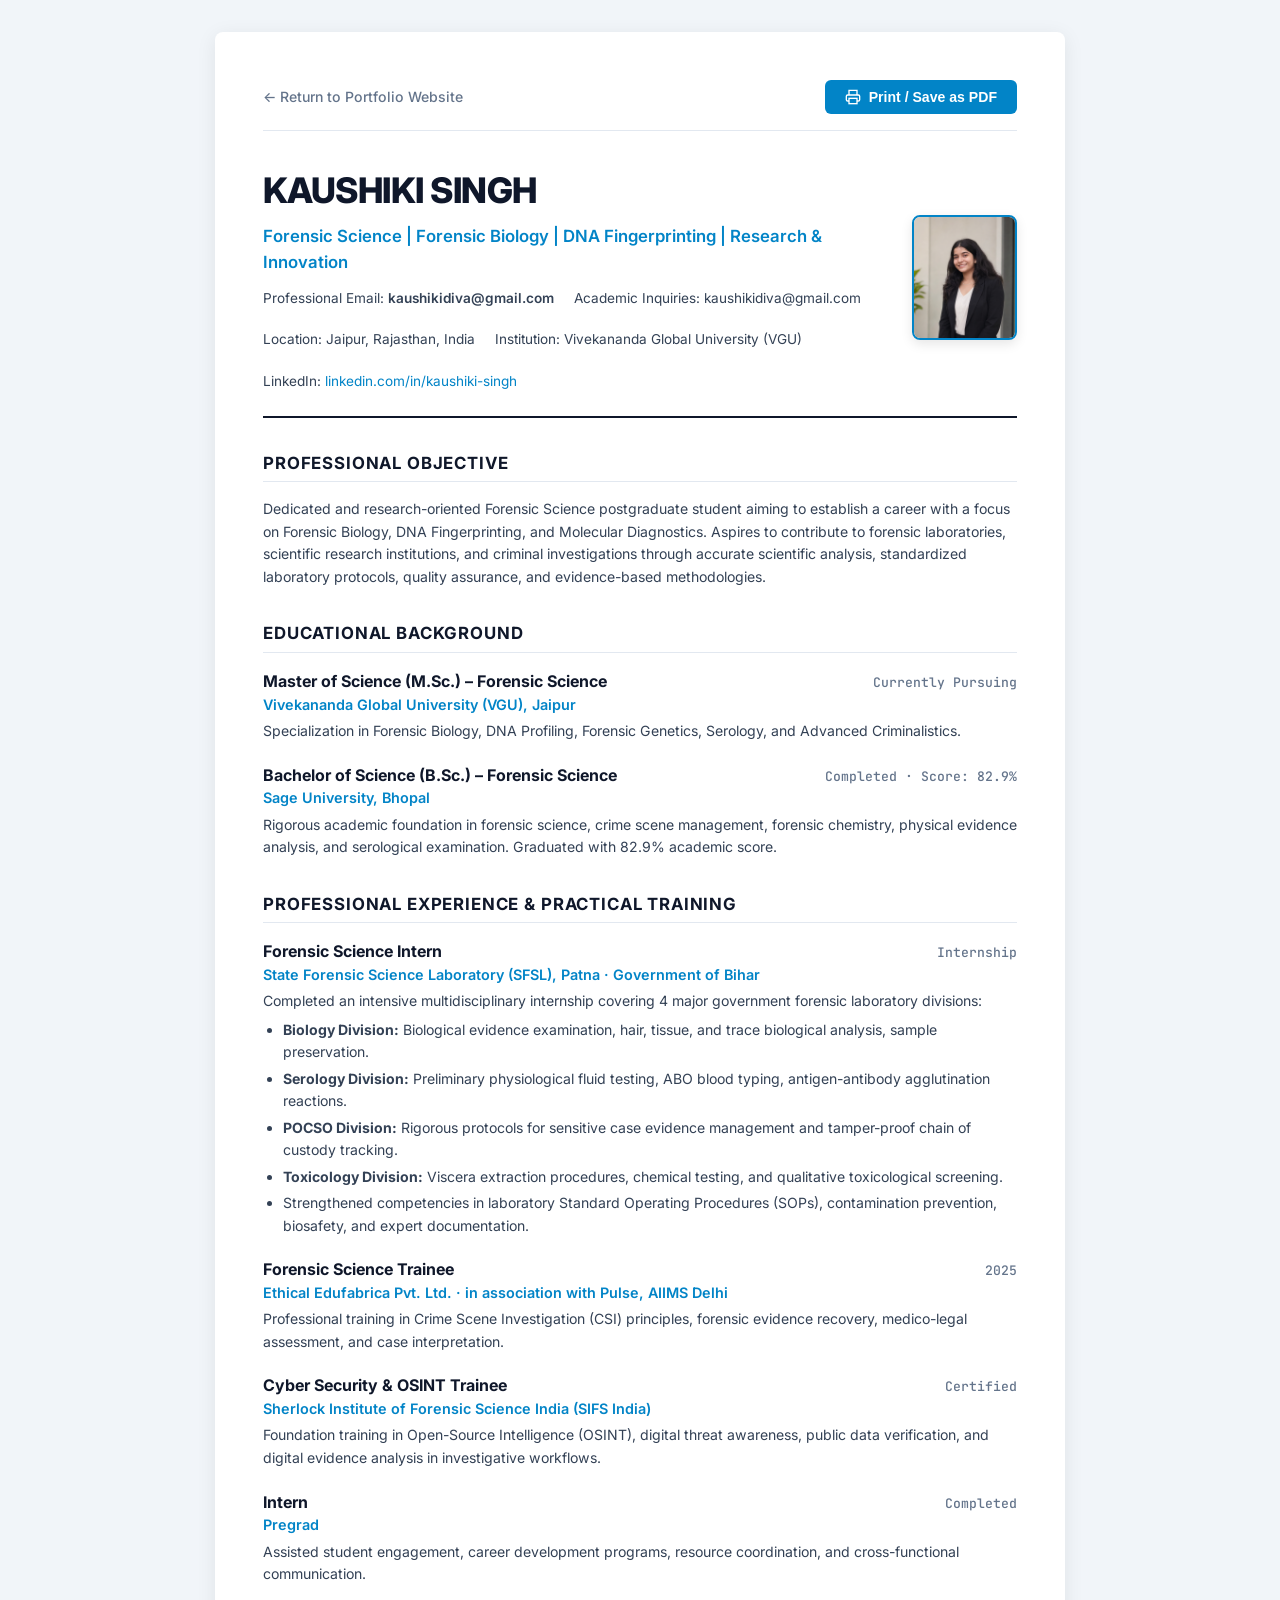
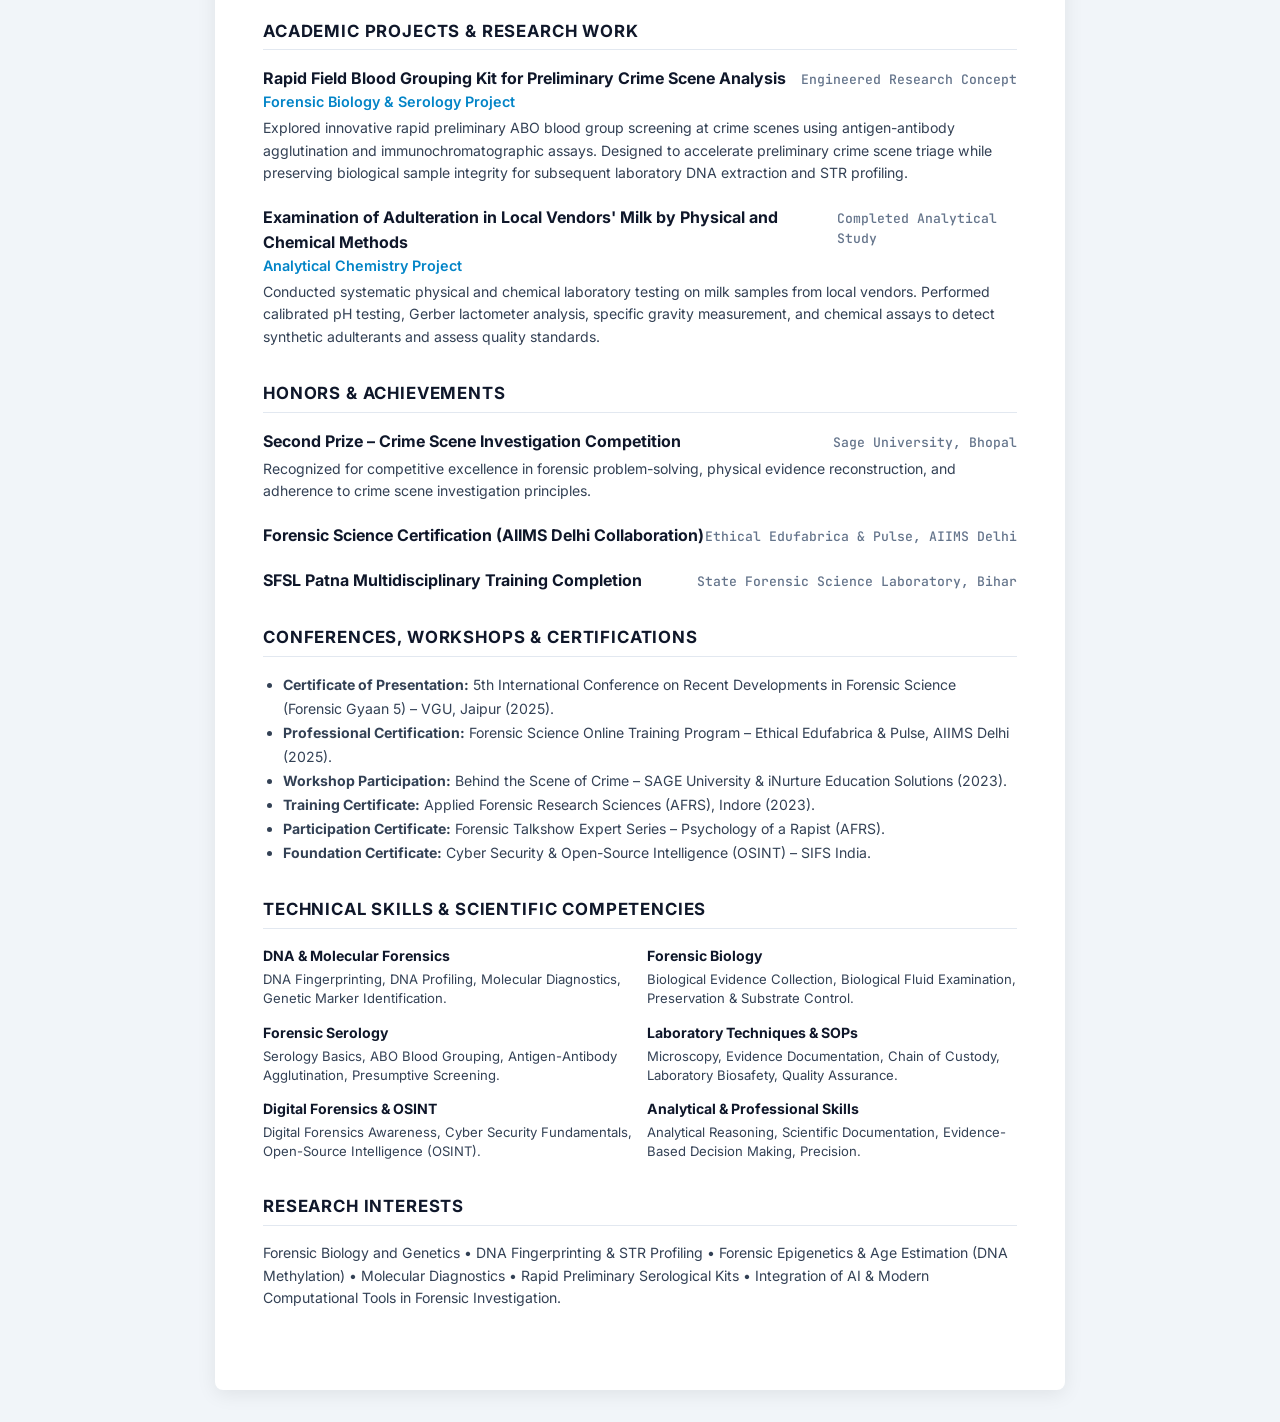
<file: cv.html>
<!DOCTYPE html>
<html lang="en">
<head>
  <meta charset="UTF-8">
  <meta name="viewport" content="width=device-width, initial-scale=1.0">
  <title>Curriculum Vitae - Kaushiki Singh | Forensic Science</title>
  <link rel="preconnect" href="https://fonts.googleapis.com">
  <link rel="preconnect" href="https://fonts.gstatic.com" crossorigin>
  <link href="https://fonts.googleapis.com/css2?family=Inter:wght@300;400;500;600;700;800&family=JetBrains+Mono:wght@400;600&display=swap" rel="stylesheet">
  <style>
    :root {
      --primary: #0f172a;
      --secondary: #334155;
      --muted: #64748b;
      --accent: #0284c7;
      --border: #e2e8f0;
      --bg: #ffffff;
    }

    *, *::before, *::after {
      box-sizing: border-box;
      margin: 0;
      padding: 0;
    }

    body {
      font-family: 'Inter', -apple-system, sans-serif;
      background-color: #f1f5f9;
      color: var(--primary);
      line-height: 1.55;
      padding: 2rem 1rem;
    }

    .cv-container {
      max-width: 850px;
      margin: 0 auto;
      background: var(--bg);
      padding: 3rem;
      border-radius: 8px;
      box-shadow: 0 4px 20px rgba(0, 0, 0, 0.08);
      position: relative;
    }

    .action-bar {
      display: flex;
      justify-content: space-between;
      align-items: center;
      margin-bottom: 2rem;
      padding-bottom: 1rem;
      border-bottom: 1px solid var(--border);
    }

    .btn-print {
      background: var(--accent);
      color: #ffffff;
      border: none;
      padding: 0.55rem 1.25rem;
      border-radius: 6px;
      font-weight: 600;
      font-size: 0.88rem;
      cursor: pointer;
      display: inline-flex;
      align-items: center;
      gap: 0.5rem;
    }

    .btn-print:hover {
      background: #0369a1;
    }

    .btn-back {
      color: var(--muted);
      text-decoration: none;
      font-size: 0.88rem;
      font-weight: 500;
    }

    .btn-back:hover {
      color: var(--primary);
    }

    /* CV Header */
    .cv-header {
      border-bottom: 2px solid var(--primary);
      padding-bottom: 1.5rem;
      margin-bottom: 2rem;
    }

    .cv-name {
      font-size: 2.2rem;
      font-weight: 800;
      letter-spacing: -0.02em;
      color: var(--primary);
      margin-bottom: 0.35rem;
      text-transform: uppercase;
    }

    .cv-tagline {
      font-size: 1.05rem;
      color: var(--accent);
      font-weight: 600;
      margin-bottom: 0.85rem;
    }

    .cv-contacts {
      display: flex;
      flex-wrap: wrap;
      gap: 1.25rem;
      font-size: 0.85rem;
      color: var(--secondary);
    }

    .cv-contacts a {
      color: var(--secondary);
      text-decoration: none;
    }

    .cv-contacts a:hover {
      color: var(--accent);
    }

    /* CV Sections */
    .cv-section {
      margin-bottom: 2rem;
    }

    .cv-section-title {
      font-size: 1.05rem;
      font-weight: 700;
      text-transform: uppercase;
      letter-spacing: 0.05em;
      border-bottom: 1.5px solid var(--border);
      padding-bottom: 0.35rem;
      margin-bottom: 1rem;
      color: var(--primary);
      display: flex;
      align-items: center;
      justify-content: space-between;
    }

    .cv-item {
      margin-bottom: 1.25rem;
    }

    .cv-item-header {
      display: flex;
      justify-content: space-between;
      align-items: baseline;
      margin-bottom: 0.25rem;
    }

    .cv-item-title {
      font-size: 1rem;
      font-weight: 700;
      color: var(--primary);
    }

    .cv-item-org {
      font-size: 0.9rem;
      font-weight: 600;
      color: var(--accent);
    }

    .cv-item-date {
      font-size: 0.82rem;
      font-family: 'JetBrains Mono', monospace;
      color: var(--muted);
      font-weight: 500;
    }

    .cv-item-desc {
      font-size: 0.88rem;
      color: var(--secondary);
      line-height: 1.6;
    }

    .cv-item-desc ul {
      margin-left: 1.25rem;
      margin-top: 0.35rem;
    }

    .cv-item-desc li {
      margin-bottom: 0.25rem;
    }

    /* Skills Grid */
    .skills-cv-grid {
      display: grid;
      grid-template-columns: repeat(2, 1fr);
      gap: 0.85rem;
    }

    .skills-cv-group strong {
      display: block;
      font-size: 0.88rem;
      color: var(--primary);
      margin-bottom: 0.2rem;
    }

    .skills-cv-group p {
      font-size: 0.82rem;
      color: var(--secondary);
      line-height: 1.45;
    }

    /* Print Styles */
    @media print {
      body {
        background: #ffffff;
        padding: 0;
      }
      .cv-container {
        box-shadow: none;
        padding: 0;
        max-width: 100%;
      }
      .action-bar {
        display: none !important;
      }
      .cv-section {
        page-break-inside: avoid;
      }
    }
  </style>
</head>
<body>

  <div class="cv-container">
    <!-- Top Action Bar (Hidden in Print) -->
    <div class="action-bar">
      <a href="index.html" class="btn-back">&larr; Return to Portfolio Website</a>
      <button class="btn-print" onclick="window.print()">
        <svg width="16" height="16" viewBox="0 0 24 24" fill="none" stroke="currentColor" stroke-width="2"><polyline points="6 9 6 2 18 2 18 9"></polyline><path d="M6 18H4a2 2 0 0 1-2-2v-5a2 2 0 0 1 2-2h16a2 2 0 0 1 2 2v5a2 2 0 0 1-2 2h-2"></path><rect x="6" y="14" width="12" height="8"></rect></svg>
        Print / Save as PDF
      </button>
    </div>

    <!-- Header -->
    <header class="cv-header" style="display: flex; gap: 2rem; align-items: center; justify-content: space-between;">
      <div>
        <h1 class="cv-name">Kaushiki Singh</h1>
        <div class="cv-tagline">Forensic Science | Forensic Biology | DNA Fingerprinting | Research &amp; Innovation</div>
        <div class="cv-contacts">
          <span>Professional Email: <a href="mailto:kaushikidiva@gmail.com" style="color: inherit; text-decoration: none; font-weight: 600;">kaushikidiva@gmail.com</a></span>
          <span>Academic Inquiries: <a href="mailto:kaushikidiva@gmail.com" style="color: inherit; text-decoration: none;">kaushikidiva@gmail.com</a></span>
          <span>Location: Jaipur, Rajasthan, India</span>
          <span>Institution: Vivekananda Global University (VGU)</span>
          <span>LinkedIn: <a href="https://www.linkedin.com/in/kaushiki-singh-560336290?utm_source=share_via&amp;utm_content=profile&amp;utm_medium=member_android" target="_blank" rel="noopener noreferrer" style="color: #0284c7; text-decoration: none;">linkedin.com/in/kaushiki-singh</a></span>
        </div>
      </div>
      <img src="assets/images/profile.jpg" alt="Kaushiki Singh" style="width: 105px; height: 125px; object-fit: cover; object-position: center 15%; border-radius: 8px; border: 2px solid #0284c7; box-shadow: 0 4px 12px rgba(0,0,0,0.1); flex-shrink: 0;">
    </header>

    <!-- Professional Objective -->
    <section class="cv-section">
      <h2 class="cv-section-title">Professional Objective</h2>
      <p class="cv-item-desc">
        Dedicated and research-oriented Forensic Science postgraduate student aiming to establish a career with a focus on Forensic Biology, DNA Fingerprinting, and Molecular Diagnostics. Aspires to contribute to forensic laboratories, scientific research institutions, and criminal investigations through accurate scientific analysis, standardized laboratory protocols, quality assurance, and evidence-based methodologies.
      </p>
    </section>

    <!-- Education -->
    <section class="cv-section">
      <h2 class="cv-section-title">Educational Background</h2>
      <div class="cv-item">
        <div class="cv-item-header">
          <div>
            <span class="cv-item-title">Master of Science (M.Sc.) &ndash; Forensic Science</span>
            <div class="cv-item-org">Vivekananda Global University (VGU), Jaipur</div>
          </div>
          <span class="cv-item-date">Currently Pursuing</span>
        </div>
        <div class="cv-item-desc">
          Specialization in Forensic Biology, DNA Profiling, Forensic Genetics, Serology, and Advanced Criminalistics.
        </div>
      </div>

      <div class="cv-item">
        <div class="cv-item-header">
          <div>
            <span class="cv-item-title">Bachelor of Science (B.Sc.) &ndash; Forensic Science</span>
            <div class="cv-item-org">Sage University, Bhopal</div>
          </div>
          <span class="cv-item-date">Completed &middot; Score: 82.9%</span>
        </div>
        <div class="cv-item-desc">
          Rigorous academic foundation in forensic science, crime scene management, forensic chemistry, physical evidence analysis, and serological examination. Graduated with 82.9% academic score.
        </div>
      </div>
    </section>

    <!-- Experience & Practical Laboratory Exposure -->
    <section class="cv-section">
      <h2 class="cv-section-title">Professional Experience &amp; Practical Training</h2>
      
      <div class="cv-item">
        <div class="cv-item-header">
          <div>
            <span class="cv-item-title">Forensic Science Intern</span>
            <div class="cv-item-org">State Forensic Science Laboratory (SFSL), Patna &middot; Government of Bihar</div>
          </div>
          <span class="cv-item-date">Internship</span>
        </div>
        <div class="cv-item-desc">
          Completed an intensive multidisciplinary internship covering 4 major government forensic laboratory divisions:
          <ul>
            <li><strong>Biology Division:</strong> Biological evidence examination, hair, tissue, and trace biological analysis, sample preservation.</li>
            <li><strong>Serology Division:</strong> Preliminary physiological fluid testing, ABO blood typing, antigen-antibody agglutination reactions.</li>
            <li><strong>POCSO Division:</strong> Rigorous protocols for sensitive case evidence management and tamper-proof chain of custody tracking.</li>
            <li><strong>Toxicology Division:</strong> Viscera extraction procedures, chemical testing, and qualitative toxicological screening.</li>
            <li>Strengthened competencies in laboratory Standard Operating Procedures (SOPs), contamination prevention, biosafety, and expert documentation.</li>
          </ul>
        </div>
      </div>

      <div class="cv-item">
        <div class="cv-item-header">
          <div>
            <span class="cv-item-title">Forensic Science Trainee</span>
            <div class="cv-item-org">Ethical Edufabrica Pvt. Ltd. &middot; in association with Pulse, AIIMS Delhi</div>
          </div>
          <span class="cv-item-date">2025</span>
        </div>
        <div class="cv-item-desc">
          Professional training in Crime Scene Investigation (CSI) principles, forensic evidence recovery, medico-legal assessment, and case interpretation.
        </div>
      </div>

      <div class="cv-item">
        <div class="cv-item-header">
          <div>
            <span class="cv-item-title">Cyber Security &amp; OSINT Trainee</span>
            <div class="cv-item-org">Sherlock Institute of Forensic Science India (SIFS India)</div>
          </div>
          <span class="cv-item-date">Certified</span>
        </div>
        <div class="cv-item-desc">
          Foundation training in Open-Source Intelligence (OSINT), digital threat awareness, public data verification, and digital evidence analysis in investigative workflows.
        </div>
      </div>

      <div class="cv-item">
        <div class="cv-item-header">
          <div>
            <span class="cv-item-title">Intern</span>
            <div class="cv-item-org">Pregrad</div>
          </div>
          <span class="cv-item-date">Completed</span>
        </div>
        <div class="cv-item-desc">
          Assisted student engagement, career development programs, resource coordination, and cross-functional communication.
        </div>
      </div>
    </section>

    <!-- Academic Research Projects -->
    <section class="cv-section">
      <h2 class="cv-section-title">Academic Projects &amp; Research Work</h2>

      <div class="cv-item">
        <div class="cv-item-header">
          <div>
            <span class="cv-item-title">Rapid Field Blood Grouping Kit for Preliminary Crime Scene Analysis</span>
            <div class="cv-item-org">Forensic Biology &amp; Serology Project</div>
          </div>
          <span class="cv-item-date">Engineered Research Concept</span>
        </div>
        <div class="cv-item-desc">
          Explored innovative rapid preliminary ABO blood group screening at crime scenes using antigen-antibody agglutination and immunochromatographic assays. Designed to accelerate preliminary crime scene triage while preserving biological sample integrity for subsequent laboratory DNA extraction and STR profiling.
        </div>
      </div>

      <div class="cv-item">
        <div class="cv-item-header">
          <div>
            <span class="cv-item-title">Examination of Adulteration in Local Vendors' Milk by Physical and Chemical Methods</span>
            <div class="cv-item-org">Analytical Chemistry Project</div>
          </div>
          <span class="cv-item-date">Completed Analytical Study</span>
        </div>
        <div class="cv-item-desc">
          Conducted systematic physical and chemical laboratory testing on milk samples from local vendors. Performed calibrated pH testing, Gerber lactometer analysis, specific gravity measurement, and chemical assays to detect synthetic adulterants and assess quality standards.
        </div>
      </div>
    </section>

    <!-- Honors & Achievements -->
    <section class="cv-section">
      <h2 class="cv-section-title">Honors &amp; Achievements</h2>
      <div class="cv-item">
        <div class="cv-item-header">
          <span class="cv-item-title">Second Prize &ndash; Crime Scene Investigation Competition</span>
          <span class="cv-item-date">Sage University, Bhopal</span>
        </div>
        <div class="cv-item-desc">
          Recognized for competitive excellence in forensic problem-solving, physical evidence reconstruction, and adherence to crime scene investigation principles.
        </div>
      </div>
      <div class="cv-item">
        <div class="cv-item-header">
          <span class="cv-item-title">Forensic Science Certification (AIIMS Delhi Collaboration)</span>
          <span class="cv-item-date">Ethical Edufabrica &amp; Pulse, AIIMS Delhi</span>
        </div>
      </div>
      <div class="cv-item">
        <div class="cv-item-header">
          <span class="cv-item-title">SFSL Patna Multidisciplinary Training Completion</span>
          <span class="cv-item-date">State Forensic Science Laboratory, Bihar</span>
        </div>
      </div>
    </section>

    <!-- Conferences & Certifications -->
    <section class="cv-section">
      <h2 class="cv-section-title">Conferences, Workshops &amp; Certifications</h2>
      <ul style="margin-left: 1.25rem; font-size: 0.88rem; color: var(--secondary); line-height: 1.7;">
        <li><strong>Certificate of Presentation:</strong> 5th International Conference on Recent Developments in Forensic Science (Forensic Gyaan 5) &ndash; VGU, Jaipur (2025).</li>
        <li><strong>Professional Certification:</strong> Forensic Science Online Training Program &ndash; Ethical Edufabrica &amp; Pulse, AIIMS Delhi (2025).</li>
        <li><strong>Workshop Participation:</strong> Behind the Scene of Crime &ndash; SAGE University &amp; iNurture Education Solutions (2023).</li>
        <li><strong>Training Certificate:</strong> Applied Forensic Research Sciences (AFRS), Indore (2023).</li>
        <li><strong>Participation Certificate:</strong> Forensic Talkshow Expert Series &ndash; Psychology of a Rapist (AFRS).</li>
        <li><strong>Foundation Certificate:</strong> Cyber Security &amp; Open-Source Intelligence (OSINT) &ndash; SIFS India.</li>
      </ul>
    </section>

    <!-- Technical Skills & Scientific Competencies -->
    <section class="cv-section">
      <h2 class="cv-section-title">Technical Skills &amp; Scientific Competencies</h2>
      <div class="skills-cv-grid">
        <div class="skills-cv-group">
          <strong>DNA &amp; Molecular Forensics</strong>
          <p>DNA Fingerprinting, DNA Profiling, Molecular Diagnostics, Genetic Marker Identification.</p>
        </div>
        <div class="skills-cv-group">
          <strong>Forensic Biology</strong>
          <p>Biological Evidence Collection, Biological Fluid Examination, Preservation &amp; Substrate Control.</p>
        </div>
        <div class="skills-cv-group">
          <strong>Forensic Serology</strong>
          <p>Serology Basics, ABO Blood Grouping, Antigen-Antibody Agglutination, Presumptive Screening.</p>
        </div>
        <div class="skills-cv-group">
          <strong>Laboratory Techniques &amp; SOPs</strong>
          <p>Microscopy, Evidence Documentation, Chain of Custody, Laboratory Biosafety, Quality Assurance.</p>
        </div>
        <div class="skills-cv-group">
          <strong>Digital Forensics &amp; OSINT</strong>
          <p>Digital Forensics Awareness, Cyber Security Fundamentals, Open-Source Intelligence (OSINT).</p>
        </div>
        <div class="skills-cv-group">
          <strong>Analytical &amp; Professional Skills</strong>
          <p>Analytical Reasoning, Scientific Documentation, Evidence-Based Decision Making, Precision.</p>
        </div>
      </div>
    </section>

    <!-- Research Interests -->
    <section class="cv-section">
      <h2 class="cv-section-title">Research Interests</h2>
      <p class="cv-item-desc">
        Forensic Biology and Genetics &bull; DNA Fingerprinting &amp; STR Profiling &bull; Forensic Epigenetics &amp; Age Estimation (DNA Methylation) &bull; Molecular Diagnostics &bull; Rapid Preliminary Serological Kits &bull; Integration of AI &amp; Modern Computational Tools in Forensic Investigation.
      </p>
    </section>
  </div>

</body>
</html>
</file>
